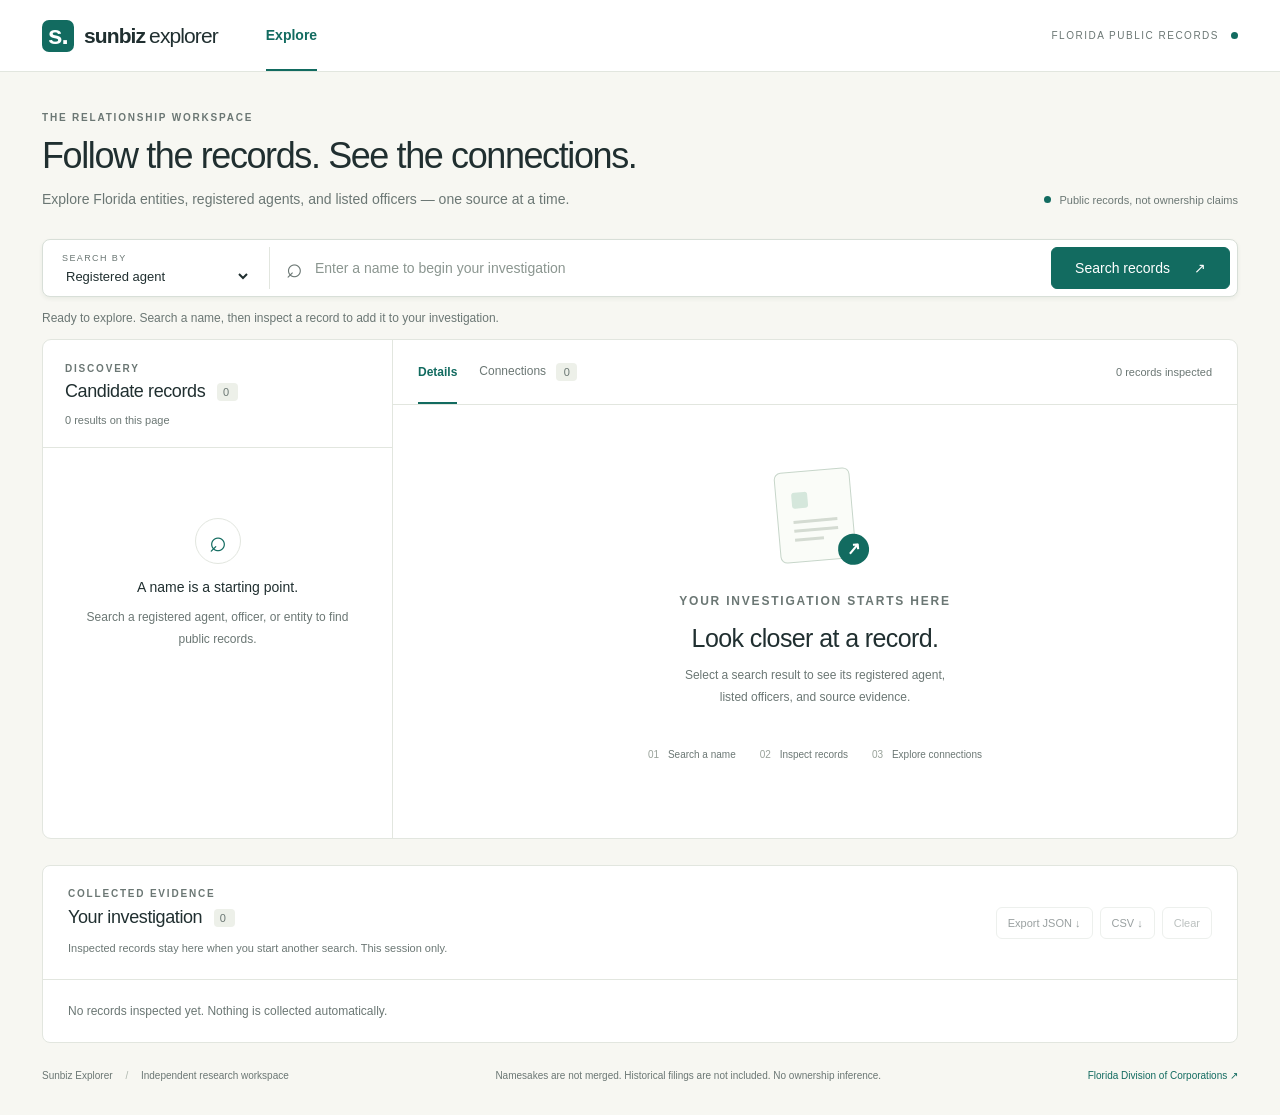
<file: static/index.html>
<!doctype html>
<html lang="en">
<head><meta charset="utf-8"><meta name="viewport" content="width=device-width, initial-scale=1"><meta name="color-scheme" content="light"><title>Sunbiz Explorer · Explore</title><link rel="stylesheet" href="/static/style.css"><script type="module" src="/static/app.js"></script></head>
<body>
<header class="topbar"><a class="brand" href="/" aria-label="Sunbiz Explorer home"><span class="brandmark" aria-hidden="true">s.</span> sunbiz<span class="brand-light">explorer</span></a><span class="nav-active">Explore</span><span class="header-note">FLORIDA PUBLIC RECORDS <span class="dot"></span></span></header>
<main>
<section class="intro"><div><p class="eyebrow">THE RELATIONSHIP WORKSPACE</p><h1>Follow the records.<br class="mobile-break"> See the connections.</h1><p class="subtitle">Explore Florida entities, registered agents, and listed officers — one source at a time.</p></div><div class="scope-tag"><span class="dot"></span> Public records, not ownership claims</div></section>
<form id="search-form" class="search-toolbar"><div class="mode-field"><label for="mode">SEARCH BY</label><select id="mode"><option value="agent">Registered agent</option><option value="officer">Officer / authorized person</option><option value="entity">Entity name</option></select></div><div class="query-field"><label class="sr-only" for="query">Name to search</label><span class="search-icon" aria-hidden="true">⌕</span><input id="query" name="q" placeholder="Enter a name to begin your investigation" required autocomplete="off" maxlength="200"></div><button id="search-button" type="submit" class="primary">Search records <span aria-hidden="true">↗</span></button></form>
<div id="notice" class="notice" role="status" aria-live="polite">Ready to explore. Search a name, then inspect a record to add it to your investigation.</div>
<div class="workspace">
<aside class="results-panel"><div class="panel-heading"><div><p class="eyebrow">DISCOVERY</p><h2>Candidate records <span id="result-count" class="count">0</span></h2></div></div><div id="search-meta" class="result-meta">0 results on this page</div><div id="batch-tools" class="batch-tools" hidden><button id="batch-button" class="small">Inspect first 5</button><button id="stop-button" class="small" hidden>Stop</button><span id="batch-progress" role="status"></span></div><div id="results" class="results-list"><div class="empty results-empty"><span class="empty-icon" aria-hidden="true">⌕</span><h3>A name is a starting point.</h3><p>Search a registered agent, officer, or entity to find public records.</p></div></div><button id="more-button" class="load-more" hidden>Load next page</button><div id="search-source" class="source-foot"></div></aside>
<section class="inspector-panel" aria-label="Record inspector"><div class="inspector-top"><div class="tabs" role="tablist" aria-label="Inspector view"><button id="details-tab" class="tab active" role="tab" aria-selected="true" aria-controls="details-view">Details</button><button id="connections-tab" class="tab" role="tab" aria-selected="false" aria-controls="connections-view">Connections <span id="network-count" class="count">0</span></button></div><span class="inspected-count" id="inspected-count">0 records inspected</span></div><div id="details-view" role="tabpanel" aria-labelledby="details-tab"><div class="empty inspector-empty"><div class="record-art" aria-hidden="true"><span></span><i></i><i></i><i></i><b>↗</b></div><p class="eyebrow">YOUR INVESTIGATION STARTS HERE</p><h2>Look closer at a record.</h2><p>Select a search result to see its registered agent,<br> listed officers, and source evidence.</p><div class="empty-steps"><span>01 <b>Search a name</b></span><span>02 <b>Inspect records</b></span><span>03 <b>Explore connections</b></span></div></div></div><div id="connections-view" role="tabpanel" aria-labelledby="connections-tab" hidden></div></section>
</div>
<section class="investigation"><div class="investigation-heading"><div><p class="eyebrow">COLLECTED EVIDENCE</p><h2>Your investigation <span id="collection-count" class="count">0</span></h2><p>Inspected records stay here when you start another search. This session only.</p></div><div class="export-actions"><button id="json-button" disabled>Export JSON ↓</button><button id="csv-button" disabled>CSV ↓</button><button id="clear-button" class="quiet" disabled>Clear</button></div></div><div id="collection"><p class="collection-empty">No records inspected yet. Nothing is collected automatically.</p></div></section>
<footer><span>Sunbiz Explorer <span class="footer-divider">/</span> Independent research workspace</span><span>Namesakes are not merged. Historical filings are not included. No ownership inference.</span><a href="https://search.sunbiz.org/" target="_blank" rel="noopener noreferrer">Florida Division of Corporations ↗</a></footer>
</main></body></html>
</file>
<file: static/style.css>
:root{--ink:#202f30;--muted:#6b7774;--teal:#126b60;--cream:#f7f7f2;--line:#e2e6df;--white:#fff;--tint:#eef5f0}*{box-sizing:border-box}body{margin:0;background:var(--cream);color:var(--ink);font-family:'Helvetica Neue',Helvetica,Arial,sans-serif;font-size:14px;-webkit-font-smoothing:antialiased}button,input,select{font:inherit;color:inherit}button,a,select{touch-action:manipulation}button{cursor:pointer;border:1px solid #d8dfd8;border-radius:6px;background:#fff;padding:10px 14px;font-weight:500;transition:background .15s}button:hover{background:var(--tint)}button:disabled{opacity:.45;cursor:not-allowed}a{color:var(--teal);text-decoration:none}a:hover{text-decoration:underline}:focus-visible{outline:3px solid #59a597;outline-offset:3px}[hidden]{display:none!important}.topbar{height:72px;border-bottom:1px solid var(--line);display:flex;align-items:center;gap:48px;padding:0 42px;background:#fff}.brand{display:flex;align-items:center;font-size:21px;font-weight:700;letter-spacing:-.9px;color:var(--ink)}.brand-light{font-weight:400;margin-left:4px}.brandmark{background:var(--teal);color:#fff;width:32px;height:32px;display:grid;place-items:center;border-radius:7px;margin-right:10px;font-size:26px}.nav-active{height:100%;display:grid;align-items:center;border-bottom:2px solid var(--teal);font-weight:600;color:var(--teal)}.header-note{margin-left:auto;font-size:10px;letter-spacing:1.5px;color:var(--muted);display:flex;align-items:center;gap:12px}.dot{display:inline-block;width:7px;height:7px;background:var(--teal);border-radius:50%}main{max-width:1540px;margin:auto;padding:40px 42px 0}.intro{display:flex;align-items:flex-end;justify-content:space-between;gap:20px;margin-bottom:28px}.eyebrow{font-size:10px;letter-spacing:1.8px;font-weight:600;color:var(--muted);margin:0 0 12px}h1{font-size:36px;line-height:1.15;letter-spacing:-1.4px;font-weight:500;margin:0 0 12px}.subtitle{color:var(--muted);margin:0;font-size:14px;line-height:1.6}.scope-tag{font-size:11px;color:var(--muted);display:flex;align-items:center;gap:8px;padding-bottom:5px;white-space:nowrap}.mobile-break{display:none}.search-toolbar{background:#fff;display:flex;align-items:stretch;border:1px solid #d8dfd8;border-radius:8px;padding:7px;box-shadow:0 2px 4px #183e2510}.mode-field{padding:6px 18px 4px 12px;min-width:220px;border-right:1px solid var(--line)}.mode-field label{font-size:9px;letter-spacing:1.4px;color:var(--muted);display:block;margin-bottom:5px}.mode-field select{border:0;background:transparent;width:100%;padding:0 15px 0 0;font-size:13px;font-weight:500}.query-field{display:flex;align-items:center;flex:1;min-width:0;padding:0 16px;gap:12px}.search-icon{font-size:28px;color:var(--muted)}input{width:100%;border:0;background:transparent;outline:none;padding:12px 0}input::placeholder{color:#8b9690}.primary{background:var(--teal);color:#fff;border-color:var(--teal);padding:0 23px;display:flex;align-items:center;gap:24px}.primary:hover{background:#0c544b}.primary:disabled{opacity:.65}.notice{min-height:42px;padding:12px 0;font-size:12px;color:var(--muted);line-height:1.5}.notice.error{color:#994430}.workspace{display:grid;grid-template-columns:350px minmax(0,1fr);min-height:500px;border:1px solid var(--line);border-radius:9px;overflow:hidden;background:#fff}.results-panel{border-right:1px solid var(--line);display:flex;flex-direction:column}.panel-heading{padding:23px 22px 10px}.panel-heading .eyebrow{margin-bottom:7px}h2{font-size:18px;letter-spacing:-.4px;font-weight:500;margin:0}.count{font-size:11px;display:inline-block;min-width:21px;padding:3px 6px;border-radius:4px;background:#edf0e9;color:var(--muted);vertical-align:middle;margin-left:7px;font-weight:500}.result-meta{font-size:11px;color:var(--muted);padding:0 22px 18px;border-bottom:1px solid var(--line);line-height:1.6}.batch-tools{display:flex;gap:8px;align-items:center;padding:10px 18px;background:#fafbf8;flex-wrap:wrap;font-size:11px}.small{padding:6px 9px;font-size:11px}.results-list{max-height:600px;overflow:auto;flex:1}.result-card{width:100%;border:0;border-bottom:1px solid var(--line);border-radius:0;padding:18px 22px;text-align:left;display:block;position:relative}.result-card.active{background:var(--tint);box-shadow:inset 3px 0 var(--teal)}.result-card strong{font-size:13px;line-height:1.5;display:block;padding-right:15px}.result-card .result-doc{font-size:11px;color:var(--muted);display:block;margin-top:7px}.result-card .result-arrow{position:absolute;right:18px;top:19px;color:var(--teal)}.load-more{margin:13px 18px;font-size:12px}.source-foot{font-size:10px;padding:12px 22px;border-top:1px solid var(--line);color:var(--muted);line-height:1.6}.source-foot:empty{display:none}.inspector-top{height:65px;display:flex;align-items:center;justify-content:space-between;padding:0 25px;border-bottom:1px solid var(--line);gap:12px}.tabs{display:flex;gap:22px;height:100%}.tab{border:0;border-radius:0;background:transparent;padding:0;position:relative;font-size:12px;color:var(--muted)}.tab.active{color:var(--teal);font-weight:600}.tab.active:after{content:'';position:absolute;height:2px;background:var(--teal);left:0;right:0;bottom:0}.inspected-count{font-size:11px;color:var(--muted)}.empty{text-align:center;color:var(--muted)}.empty h3{font-size:14px;font-weight:500;color:var(--ink);margin:15px 0 9px}.empty p{font-size:12px;line-height:1.8}.results-empty{padding:70px 27px}.empty-icon{display:grid;place-items:center;border:1px solid var(--line);width:46px;height:46px;border-radius:50%;font-size:30px;margin:auto;color:var(--teal)}.inspector-empty{padding:65px 20px 55px}.inspector-empty h2{font-size:25px;color:var(--ink);letter-spacing:-.6px}.record-art{width:76px;height:91px;border:1px solid #c7d6ca;border-radius:7px;margin:0 auto 30px;background:#fafcf8;position:relative;transform:rotate(-5deg);padding:20px 15px}.record-art span{display:block;width:16px;height:16px;background:#d5e7dc;border-radius:3px;margin-bottom:12px}.record-art i{display:block;height:3px;background:#d4dbd2;margin-bottom:6px}.record-art i:last-of-type{width:65%}.record-art b{position:absolute;right:-14px;bottom:-8px;width:31px;height:31px;display:grid;place-items:center;background:var(--teal);color:#fff;border-radius:50%;font-size:17px}.empty-steps{display:flex;justify-content:center;gap:24px;margin-top:40px;font-size:10px;color:#99a29a}.empty-steps b{font-weight:400;color:var(--muted);margin-left:6px}.detail-content{padding:27px}.detail-title{display:flex;gap:20px;justify-content:space-between;align-items:start}.detail-title h2{font-size:23px;line-height:1.4;max-width:650px}.status-pill{font-size:10px;border:1px solid #d9e5dc;border-radius:20px;padding:5px 9px;white-space:nowrap;background:#f4f7f1;color:var(--teal)}.detail-meta{font-size:11px;color:var(--muted);margin:8px 0 22px}.detail-fields{display:grid;grid-template-columns:1fr 1fr;gap:20px;border-top:1px solid var(--line);padding-top:20px}.field-label{font-size:10px;letter-spacing:1px;color:var(--muted);text-transform:uppercase;margin:0 0 9px}.field-value{font-size:12px;line-height:1.8;white-space:pre-line;margin:0}.detail-section{border-top:1px solid var(--line);padding-top:22px;margin-top:24px}.detail-section h3{font-size:14px;font-weight:500;margin:0 0 16px}.person-card{padding:14px 0;border-bottom:1px solid #eff1ed;display:flex;align-items:flex-start;justify-content:space-between;gap:20px}.person-card:first-of-type{padding-top:0}.person-name{font-weight:500;font-size:13px;margin:0 0 5px}.person-role{font-size:11px;color:var(--teal);margin:0 0 5px}.person-address{font-size:11px;color:var(--muted);white-space:pre-line;line-height:1.6;margin:0}.text-action{font-size:11px;white-space:nowrap;padding:7px 10px;color:var(--teal)}.evidence-line{font-size:11px;display:flex;gap:18px;flex-wrap:wrap;margin-top:20px}.disclaimer{font-size:11px;line-height:1.7;color:var(--muted);padding:12px 16px;border:1px solid var(--line);border-radius:5px;background:#fafbf8;margin-bottom:20px}.connections-content{padding:25px}.network-wrap{overflow:auto;background:#fafcf9;border:1px solid var(--line);border-radius:7px;max-height:520px}.network{display:block;min-width:680px;width:100%;font-family:inherit}.network rect{fill:#fff;stroke:#ceddd1}.network .entity-node rect{fill:#e8f2ec;stroke:#9cbcae}.network path{fill:none;stroke:#a9bfb3;stroke-width:1.5}.network text{fill:var(--ink);font-size:12px}.network .node-role{font-size:9px;fill:var(--muted)}.network .entity-node{cursor:pointer}.legend{display:flex;gap:20px;font-size:10px;color:var(--muted);margin:12px 0 18px}.legend i{display:inline-block;width:8px;height:8px;background:#e8f2ec;border:1px solid #9cbcae;margin-right:5px}.legend .person-key{background:#fff}.investigation{margin-top:26px;border:1px solid var(--line);border-radius:8px;background:#fff;overflow:hidden}.investigation-heading{display:flex;justify-content:space-between;align-items:center;padding:22px 25px;gap:15px}.investigation-heading .eyebrow{margin-bottom:8px}.investigation-heading p:not(.eyebrow){font-size:11px;color:var(--muted);margin-bottom:0;line-height:1.7}.export-actions{display:flex;gap:7px;white-space:nowrap}.export-actions button{font-size:11px;padding:9px 11px}.quiet{background:transparent;color:var(--muted)}.collection-empty{border-top:1px solid var(--line);margin:0;padding:24px 25px;color:var(--muted);font-size:12px}.table-wrap{overflow:auto}table{border-collapse:collapse;text-align:left;width:100%;font-size:12px}th{background:#fafbf8;color:var(--muted);font-weight:500;font-size:10px;letter-spacing:.7px;text-transform:uppercase}th,td{padding:13px 22px;border-top:1px solid var(--line);vertical-align:top}td{line-height:1.6}td small{color:var(--muted);display:block}td .text-action{border:0;background:transparent;padding:0;white-space:normal;text-align:left}footer{padding:24px 0 30px;font-size:10px;color:var(--muted);display:flex;gap:20px;flex-wrap:wrap;justify-content:space-between;line-height:1.8}.footer-divider{margin:0 10px;color:#afb8af}.sr-only{position:absolute;width:1px;height:1px;overflow:hidden;clip:rect(0,0,0,0);white-space:nowrap}@media(min-width:1450px){.workspace{grid-template-columns:400px minmax(0,1fr);min-height:540px}}@media(max-width:1000px){main{padding:30px 24px 0}.topbar{padding:0 24px}.scope-tag{display:none}.workspace{grid-template-columns:300px minmax(0,1fr)}.empty-steps{gap:12px;flex-wrap:wrap}.inspector-top{padding:0 18px}.inspected-count{font-size:10px}.detail-content{padding:22px}.mode-field{min-width:185px}.primary{padding:0 15px;gap:10px}}@media(max-width:720px){.topbar{height:60px;padding:0 18px;gap:25px}.header-note{display:none}.brand{font-size:18px}.brandmark{width:28px;height:28px;font-size:22px}.nav-active{font-size:12px}main{padding:25px 16px 0}h1{font-size:29px}.mobile-break{display:block}.subtitle{font-size:12px}.intro{margin-bottom:20px}.search-toolbar{flex-wrap:wrap;padding:8px;gap:8px}.mode-field{width:100%;border-right:0;border-bottom:1px solid var(--line);padding:3px 6px 10px}.query-field{padding:0 5px;gap:7px}.query-field input{font-size:12px}.primary{font-size:12px;padding:11px;gap:5px}.workspace{grid-template-columns:minmax(0,1fr)}.results-panel,.inspector-panel{min-width:0}.results-panel{border-right:0;border-bottom:1px solid var(--line)}.results-list{max-height:330px}.results-empty{padding:28px}.results-empty h3{margin:9px 0}.panel-heading{padding:18px 20px 9px}.inspector-empty{padding:45px 18px}.inspector-top{padding:0 15px;height:60px}.tabs{gap:16px}.detail-title h2{font-size:19px}.detail-fields{gap:18px}.person-card{gap:10px}.text-action{font-size:10px}.investigation-heading{align-items:flex-start;flex-direction:column;padding:20px}.investigation-heading p:not(.eyebrow){margin-top:9px}.export-actions{width:100%}.export-actions button{flex:1}.connections-content{padding:18px}th,td{padding:12px 15px}footer{gap:12px}.notice{font-size:11px}}
</file>
